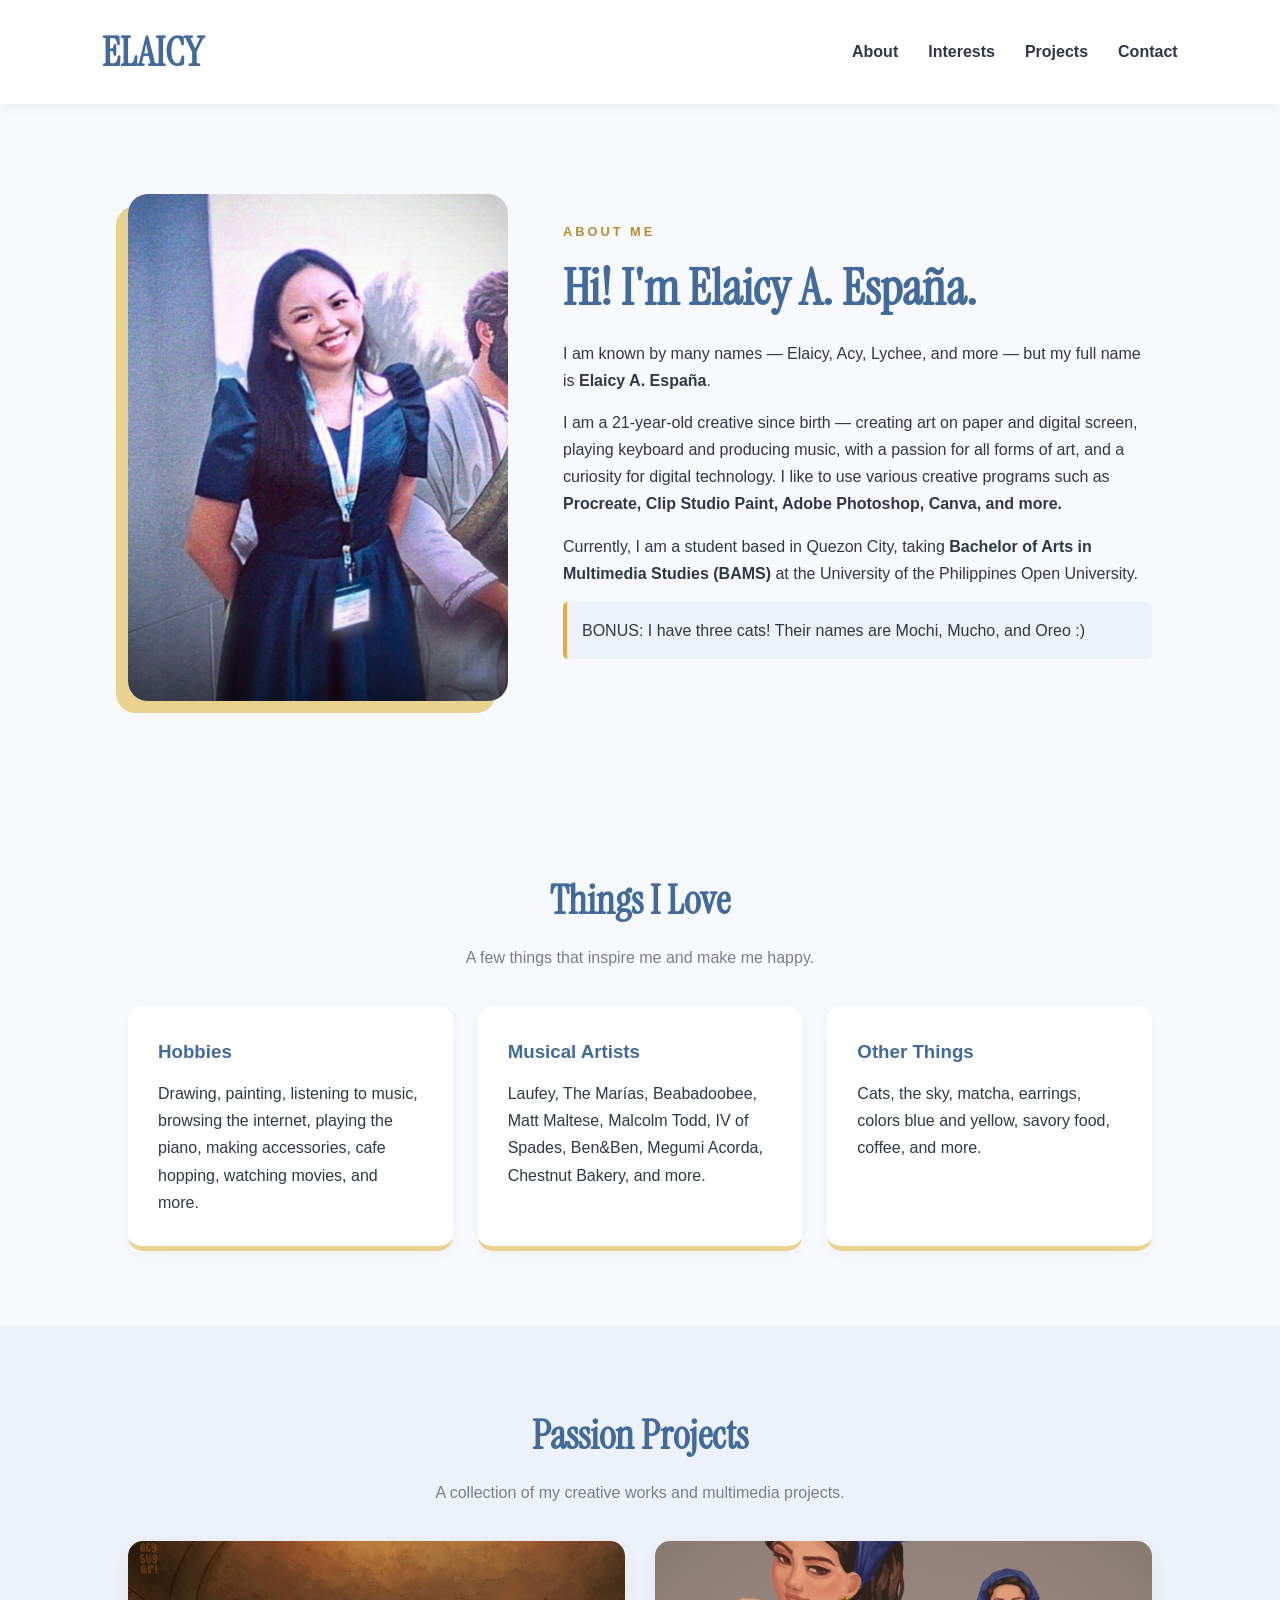
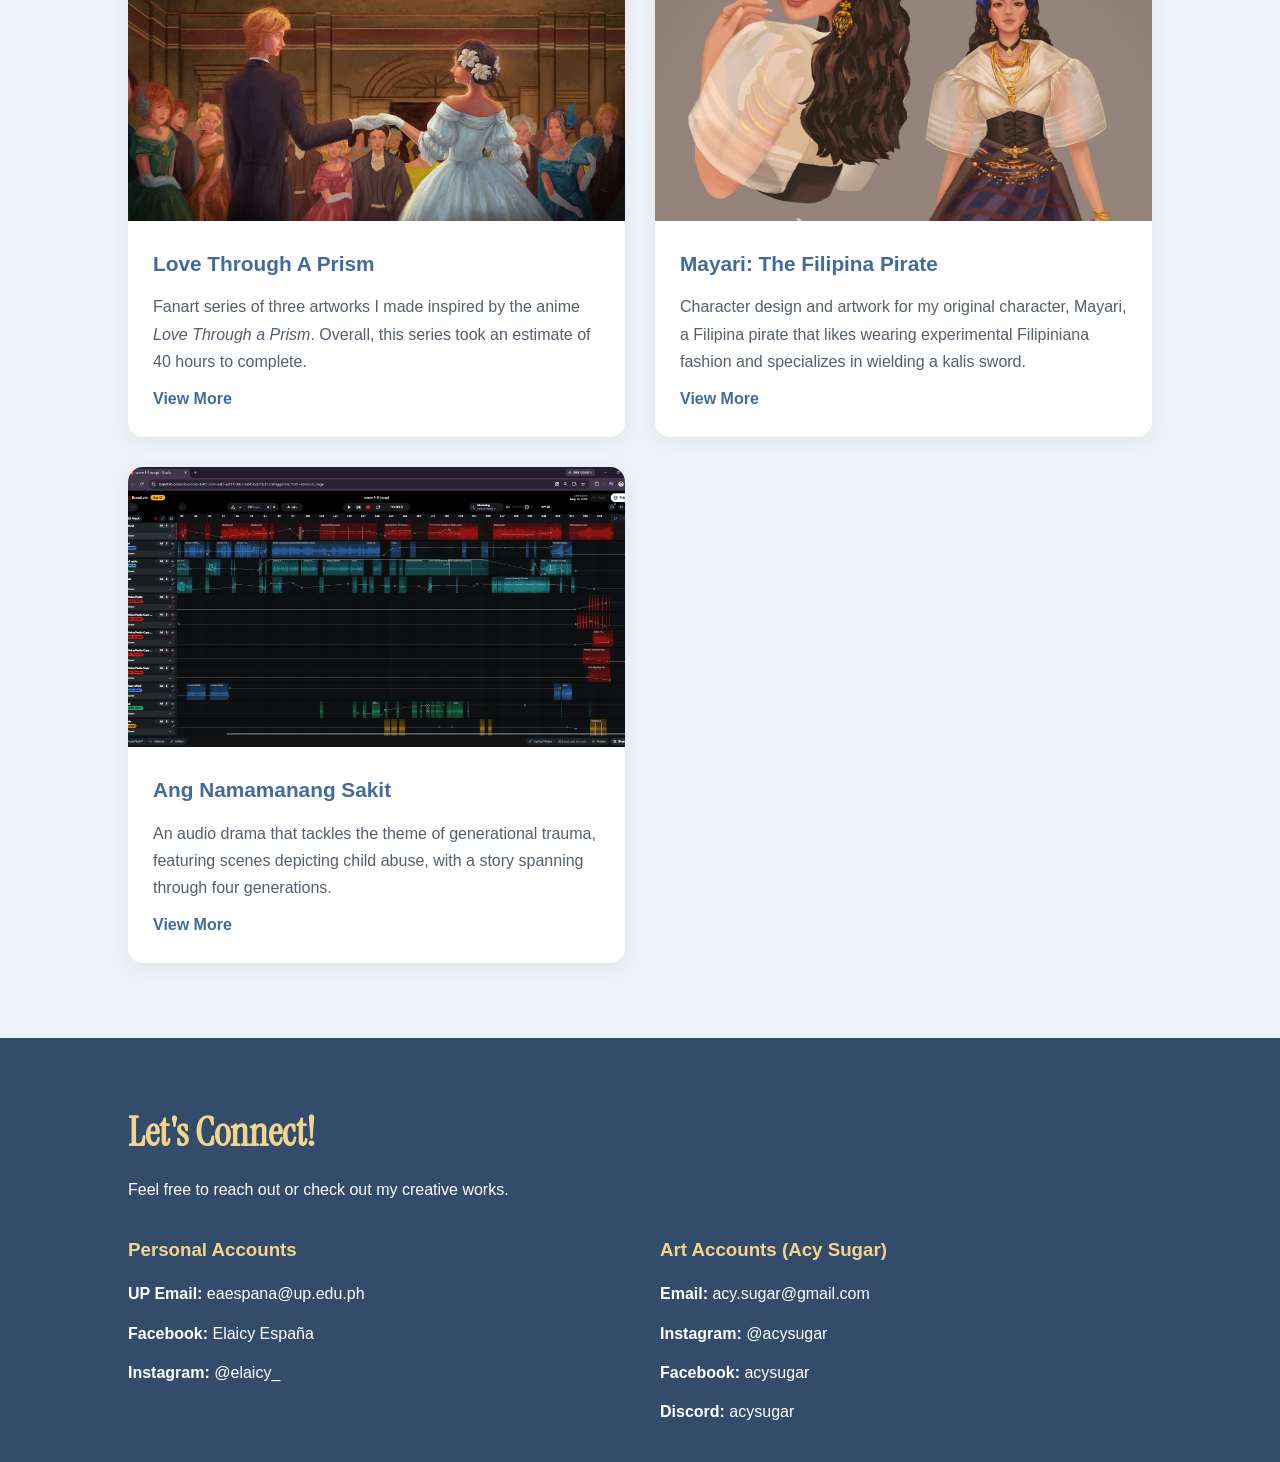
<file: index.html>
<!DOCTYPE html>
<html lang="en">
<head>
    <meta charset="UTF-8">
    <meta name="viewport" content="width=device-width, initial-scale=1.0">
    <meta name="description" content="Elaicy A. España's personal and creative portfolio featuring digital art, multimedia projects, and creative interests.">

    <title>Elaicy's Profile | Creative Portfolio</title>
    
    <link rel="icon" type="image/x-icon" href="images/E-favicon.png">
    <link rel="stylesheet" href="mystyles.css">
    <link rel="preconnect" href="https://fonts.googleapis.com">
    <link rel="preconnect" href="https://fonts.gstatic.com" crossorigin>
    <link href="https://fonts.googleapis.com/css2?family=Instrument+Serif:ital@0;1&display=swap" rel="stylesheet">
</head>
    
<body>
    <header class="site-header">
        <nav class="navbar" aria-label="Main navigation">
            <h2 class="logo"><a href="index.html">ELAICY</a></h2>
            <ul class="nav-links">
                <li><a href="#about">About</a></li>
                <li><a href="#interests">Interests</a></li>
                <li><a href="#projects">Projects</a></li>
                <li><a href="#contact">Contact</a></li>
            </ul>
        </nav>
    </header>

    <main>
        <section class="about-section" id="about">
            <div class="profile-pic">
                <img
                    src="images/profile picture.png"
                    alt="Elaicy A. España Profile Picture"
                >
            </div>

            <div class="about-content">
                <p class="subtitle">ABOUT ME</p>
                <h1 class="header-special" style="font-size: 3.125rem;">Hi! I'm Elaicy A. España.</h1>
                <p>
                    I am known by many names — Elaicy, Acy, Lychee, and more — but my full name is <strong>Elaicy A. España</strong>.
                </p>
                <p>
                    I am a 21-year-old creative since birth — creating
                    art on paper and digital screen, playing keyboard
                    and producing music, with a passion for all forms
                    of art, and a curiosity for digital technology.
                    I like to use various creative programs such as
                    <strong>Procreate, Clip Studio Paint,
                    Adobe Photoshop, Canva, and more.</strong>
                </p>
                <p>
                    Currently, I am a student based in Quezon City,
                    taking <strong>Bachelor of Arts in Multimedia
                    Studies (BAMS)</strong> at the University of the
                    Philippines Open University.
                </p>
                <p class="bonus">
                    BONUS: I have three cats! Their names are
                    Mochi, Mucho, and Oreo :)
                </p>
            </div>
        </section>
        
        <section class="interests-section" id="interests">
            <h2 class="header-special" style="font-size: 2.5rem;">Things I Love</h2>
            <p class="section-intro">
                A few things that inspire me and make me happy.
            </p>
            <div class="interests-grid">
                <article class="interest-card">
                    <h3>Hobbies</h3>
                    <p>
                        Drawing, painting, listening to music, browsing the internet, playing the piano, making accessories, cafe hopping, watching movies, and more.
                    </p>
                </article>
                <article class="interest-card">
                    <h3>Musical Artists</h3>
                    <p>
                        Laufey, The Marías, Beabadoobee, Matt Maltese, Malcolm Todd, IV of Spades, Ben&Ben, Megumi Acorda, Chestnut Bakery, and more.
                    </p>
                </article>
                <article class="interest-card">
                    <h3>Other Things</h3>
                    <p>
                        Cats, the sky, matcha, earrings, colors blue and yellow, savory food, coffee, and more.
                    </p>
                </article>
            </div>
        </section>

        <section class="projects-section" id="projects">
            <h2 class="header-special" style="font-size: 2.5rem;">Passion Projects</h2>
            <p class="section-intro">
                A collection of my creative works and multimedia projects.
            </p>
            <div class="projects-grid">
                <article class="project-card">
                    <a href="love-through-a-prism.html">
                    <img src="images/love through a prism 3.png" alt="Love Through A Prism digital artwork" loading="lazy">
                    <div class="project-content">
                        <h3>Love Through A Prism</h3>
                        <p>
                            Fanart series of three artworks I made inspired
                            by the anime <i>Love Through a Prism</i>. Overall,
                            this series took an estimate of 40 hours to 
                            complete.
                        </p>
                        <div class="project-content-link"><p><b>View More</b></p></div>
                    </div>
                    </a>
                </article>

                <article class="project-card">
                    <a href="mayari.html">
                    <img src="images/mayari.png" alt="Mayari, the Filipina pirate character design" loading="lazy"
                        style="object-fit: cover; object-position: 80% 20%;">
                    <div class="project-content">
                        <h3>Mayari: The Filipina Pirate</h3>
                        <p>
                            Character design and artwork for my original
                            character, Mayari, a Filipina pirate that likes
                            wearing experimental Filipiniana fashion and
                            specializes in wielding a kalis sword.
                        </p>
                        <div class="project-content-link"><p><b>View More</b></p></div>
                    </div>
                    </a>
                </article>
                
                <article class="project-card">
                    <a href="ang-namamanang-sakit.html">
                    <img src="images/ang namamanang sakit.png" alt="Ang Namamanang Sakit audio drama project" loading="lazy">
                    <div class="project-content">
                        <h3>Ang Namamanang Sakit</h3>
                        <p>
                            An audio drama that tackles the theme of
                            generational trauma, featuring scenes 
                            depicting child abuse, with a story 
                            spanning through four generations.
                        </p>
                        <div class="project-content-link"><p><b>View More</b></p></div>
                    </div>
                    </a>
                </article>
            </div>
        </section>
    </main>

    <footer class="site-footer" id="contact">
        <h2 class="header-special">Let's Connect!</h2>
        <p>Feel free to reach out or check out my creative works.</p>
        <div class="contact-grid">
            <div>
                <h3>Personal Accounts</h3>
                <ul>
                    <li>
                        <strong>UP Email:</strong>
                        <a href="mailto:eaespana@up.edu.ph">
                            eaespana@up.edu.ph
                        </a>
                    </li>
                    <li>
                        <strong>Facebook:</strong>
                        <a href="https://www.facebook.com/acyespana"
                           target="_blank"
                           rel="noopener noreferrer">
                            Elaicy España
                        </a>
                    </li>
                    <li>
                        <strong>Instagram:</strong>
                        <a href="https://www.instagram.com/elaicy_/"
                           target="_blank"
                           rel="noopener noreferrer">
                            @elaicy_
                        </a>
                    </li>
                </ul>
            </div>
            <div>
                <h3>Art Accounts (Acy Sugar)</h3>
                <ul>
                    <li>
                        <strong>Email:</strong>
                        <a href="mailto:acy.sugar@gmail.com">
                            acy.sugar@gmail.com
                        </a>
                    </li>
                    <li>
                        <strong>Instagram:</strong>
                        <a href="https://www.instagram.com/acysugar/"
                           target="_blank"
                           rel="noopener noreferrer">
                            @acysugar
                        </a>
                    </li>
                    <li>
                        <strong>Facebook:</strong>
                        <a href="https://www.facebook.com/profile.php?id=100063966826415"
                           target="_blank"
                           rel="noopener noreferrer">
                            acysugar
                        </a>
                    </li>
                    <li>
                        <strong>Discord:</strong>
                        <a href="https://discord.com/users/780408854332178442"
                           target="_blank"
                           rel="noopener noreferrer">
                            acysugar
                        </a>
                    </li>
                </ul>
            </div>
        </div>
    </footer>
</body>
</html>
</file>
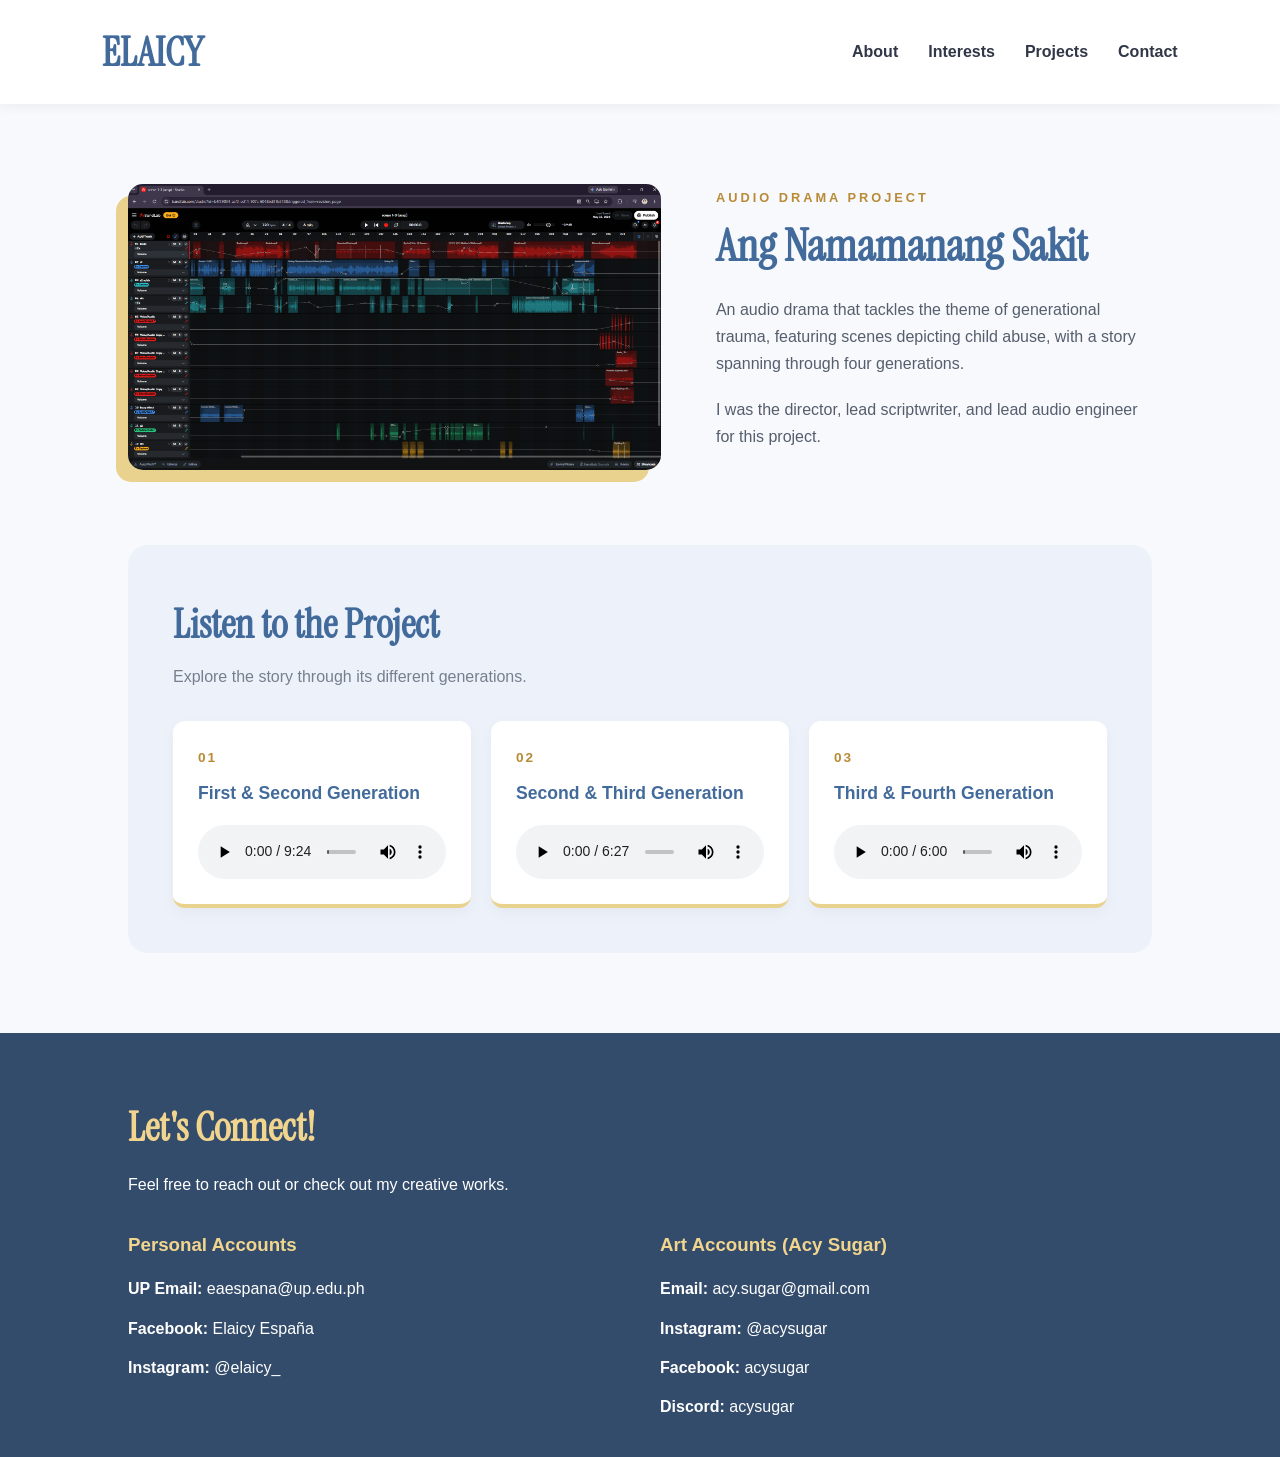
<file: ang-namamanang-sakit.html>
<!DOCTYPE html>
<html lang="en">
<head>
    <meta charset="UTF-8">
    <meta name="viewport" content="width=device-width, initial-scale=1.0">
    <meta name="description" content="Elaicy A. España's personal and creative portfolio featuring digital art, multimedia projects, and creative interests.">

    <title>Elaicy's Profile | Ang Namamanang Sakit</title>

    <link rel="icon" type="image/x-icon" href="images/E-favicon.png">
    <link rel="stylesheet" href="mystyles.css">
    <link rel="preconnect" href="https://fonts.googleapis.com">
    <link rel="preconnect" href="https://fonts.gstatic.com" crossorigin>
    <link href="https://fonts.googleapis.com/css2?family=Instrument+Serif:ital@0;1&display=swap" rel="stylesheet">
</head>

<body>
    <header class="site-header">
        <nav class="navbar" aria-label="Main navigation">
            <h2 class="logo"><a href="index.html">ELAICY</a></h2>
            <ul class="nav-links">
                <li><a href="index.html#about">About</a></li>
                <li><a href="index.html#interests">Interests</a></li>
                <li><a href="index.html#projects">Projects</a></li>
                <li><a href="#contact">Contact</a></li>
            </ul>
        </nav>
    </header>
    
    <main class="project-page ans-project-page">
        <section class="ans-project-hero">
            <div class="ans-project-image">
                <img src="images/ang namamanang sakit.png"
                     alt="Ang Namamanang Sakit audio drama project">
            </div>

            <div class="ans-project-desc">
                <p class="subtitle">AUDIO DRAMA PROJECT</p>
                <h1 class="header-special">Ang Namamanang Sakit</h1>
                <p>
                    An audio drama that tackles the theme of generational
                    trauma, featuring scenes depicting child abuse, with a
                    story spanning through four generations.
                </p>
                <p>
                    I was the director, lead scriptwriter, and lead audio
                    engineer for this project.
                </p>
            </div>
        </section>
    
        <section class="ans-audio-section">
            <h2 class="header-special">Listen to the Project</h2>
            <p class="ans-audio-intro">
                Explore the story through its different generations.
            </p>
            <div class="ans-audio-grid">
                <div class="ans-audio-card">
                    <span class="ans-audio-number">01</span>
                    <h3>First &amp; Second Generation</h3>
                    <audio controls preload="metadata">
                        <source src="audio/ans-part123.mp3" type="audio/mpeg">
                        Your browser does not support audio playback.
                    </audio>
                </div>
                <div class="ans-audio-card">
                    <span class="ans-audio-number">02</span>
                    <h3>Second &amp; Third Generation</h3>
                    <audio controls preload="metadata">
                        <source src="audio/ans-part45.mp3" type="audio/mpeg">
                        Your browser does not support audio playback.
                    </audio>
                </div>
                <div class="ans-audio-card">
                    <span class="ans-audio-number">03</span>
                    <h3>Third &amp; Fourth Generation</h3>
                    <audio controls preload="metadata">
                        <source src="audio/ans-part6.mp3" type="audio/mpeg">
                        Your browser does not support audio playback.
                    </audio>
                </div>
            </div>
        </section>
    </main>

     <footer class="site-footer" id="contact">
        <h2 class="header-special">Let's Connect!</h2>
        <p>Feel free to reach out or check out my creative works.</p>
        <div class="contact-grid">
            <div>
                <h3>Personal Accounts</h3>
                <ul>
                    <li>
                        <strong>UP Email:</strong>
                        <a href="mailto:eaespana@up.edu.ph">
                            eaespana@up.edu.ph
                        </a>
                    </li>
                    <li>
                        <strong>Facebook:</strong>
                        <a href="https://www.facebook.com/acyespana"
                           target="_blank"
                           rel="noopener noreferrer">
                            Elaicy España
                        </a>
                    </li>
                    <li>
                        <strong>Instagram:</strong>
                        <a href="https://www.instagram.com/elaicy_/"
                           target="_blank"
                           rel="noopener noreferrer">
                            @elaicy_
                        </a>
                    </li>
                </ul>
            </div>
            <div>
                <h3>Art Accounts (Acy Sugar)</h3>
                <ul>
                    <li>
                        <strong>Email:</strong>
                        <a href="mailto:acy.sugar@gmail.com">
                            acy.sugar@gmail.com
                        </a>
                    </li>
                    <li>
                        <strong>Instagram:</strong>
                        <a href="https://www.instagram.com/acysugar/"
                           target="_blank"
                           rel="noopener noreferrer">
                            @acysugar
                        </a>
                    </li>
                    <li>
                        <strong>Facebook:</strong>
                        <a href="https://www.facebook.com/profile.php?id=100063966826415"
                           target="_blank"
                           rel="noopener noreferrer">
                            acysugar
                        </a>
                    </li>
                    <li>
                        <strong>Discord:</strong>
                        <a href="https://discord.com/users/780408854332178442"
                           target="_blank"
                           rel="noopener noreferrer">
                            acysugar
                        </a>
                    </li>
                </ul>
            </div>
        </div>
    </footer>
</body>
</html>
</file>
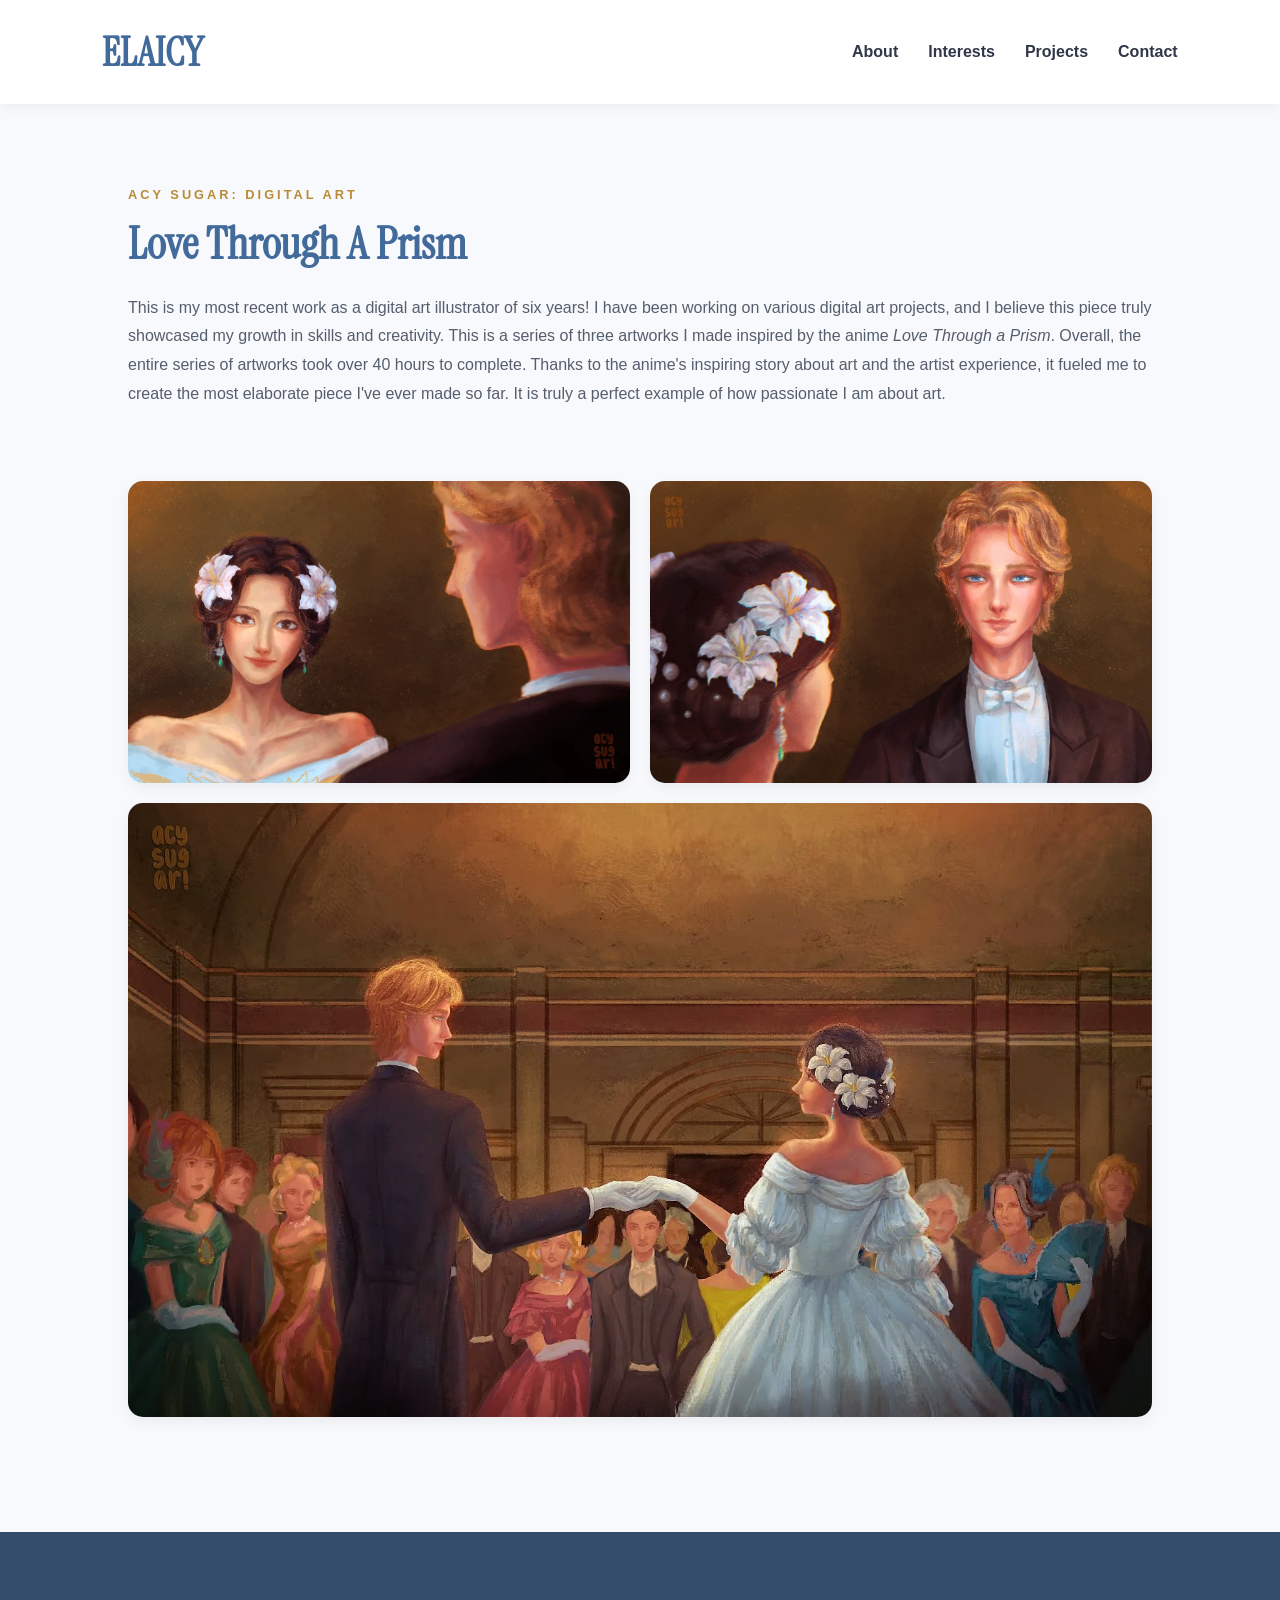
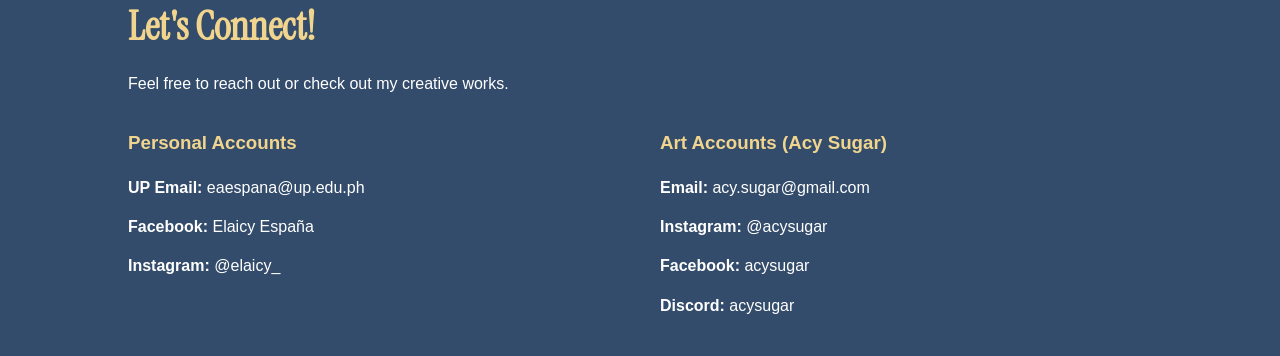
<file: love-through-a-prism.html>
<!DOCTYPE html>
<html lang="en">
<head>
    <meta charset="UTF-8">
    <meta name="viewport" content="width=device-width, initial-scale=1.0">
    <meta name="description" content="Elaicy A. España's personal and creative portfolio featuring digital art, multimedia projects, and creative interests.">

    <title>Elaicy's Profile | Love Through A Prism</title>
    
    <link rel="icon" type="image/x-icon" href="images/E-favicon.png">
    <link rel="stylesheet" href="mystyles.css">
    <link rel="preconnect" href="https://fonts.googleapis.com">
    <link rel="preconnect" href="https://fonts.gstatic.com" crossorigin>
    <link href="https://fonts.googleapis.com/css2?family=Instrument+Serif:ital@0;1&display=swap" rel="stylesheet">
</head>

<body>
    <header class="site-header">
        <nav class="navbar" aria-label="Main navigation">
            <h2 class="logo"><a href="index.html">ELAICY</a></h2>
            <ul class="nav-links">
                <li><a href="index.html#about">About</a></li>
                <li><a href="index.html#interests">Interests</a></li>
                <li><a href="index.html#projects">Projects</a></li>
                <li><a href="#contact">Contact</a></li>
            </ul>
        </nav>
    </header>

    <main class="project-page">
        <div class="project-page-desc">
            <p class="subtitle">ACY SUGAR: DIGITAL ART</p>
            <h1 class="header-special">Love Through A Prism</h1>
            <p>
                This is my most recent work as a digital art
                illustrator of six years! I have been working
                on various digital art projects, and I believe
                this piece truly showcased my growth in skills
                and creativity.
                This is a series of three artworks I made inspired
                by the anime <i>Love Through a Prism</i>.
                Overall, the entire series of artworks took
                over 40 hours to complete. Thanks to the anime's
                inspiring story about art and the artist
                experience, it fueled me to create the most
                elaborate piece I've ever made so far.
                It is truly a perfect example of how passionate
                I am about art.
            </p>
            <br>
            <br>
        </div>
        <div class="project-gallery-three">
            <img src="images/love through a prism 1.png" alt="Love Through A Prism - Lili" loading="lazy">
            <img src="images/love through a prism 2.png" alt="Love Through A Prism - Kit" loading="lazy">
            <img src="images/love through a prism 3.png" alt="Love Through A Prism - Wide" loading="lazy">
        </div>
    </main>

    <footer class="site-footer" id="contact">
      <h2 class="header-special">Let's Connect!</h2>
      <p>Feel free to reach out or check out my creative works.</p>
      <div class="contact-grid">
          <div>
              <h3>Personal Accounts</h3>
              <ul>
                  <li>
                        <strong>UP Email:</strong>
                        <a href="mailto:eaespana@up.edu.ph">
                            eaespana@up.edu.ph
                        </a>
                    </li>
                    <li>
                        <strong>Facebook:</strong>
                        <a href="https://www.facebook.com/acyespana"
                           target="_blank"
                           rel="noopener noreferrer">
                            Elaicy España
                        </a>
                    </li>
                    <li>
                        <strong>Instagram:</strong>
                        <a href="https://www.instagram.com/elaicy_/"
                           target="_blank"
                           rel="noopener noreferrer">
                            @elaicy_
                        </a>
                    </li>
                </ul>
            </div>
            <div>
                <h3>Art Accounts (Acy Sugar)</h3>
                <ul>
                    <li>
                        <strong>Email:</strong>
                        <a href="mailto:acy.sugar@gmail.com">
                            acy.sugar@gmail.com
                        </a>
                    </li>
                    <li>
                        <strong>Instagram:</strong>
                        <a href="https://www.instagram.com/acysugar/"
                           target="_blank"
                           rel="noopener noreferrer">
                            @acysugar
                        </a>
                    </li>
                    <li>
                        <strong>Facebook:</strong>
                        <a href="https://www.facebook.com/profile.php?id=100063966826415"
                           target="_blank"
                           rel="noopener noreferrer">
                            acysugar
                        </a>
                    </li>
                    <li>
                        <strong>Discord:</strong>
                        <a href="https://discord.com/users/780408854332178442"
                           target="_blank"
                           rel="noopener noreferrer">
                            acysugar
                        </a>
                    </li>
                </ul>
            </div>
        </div>
    </footer>
</body>
</html>
</file>
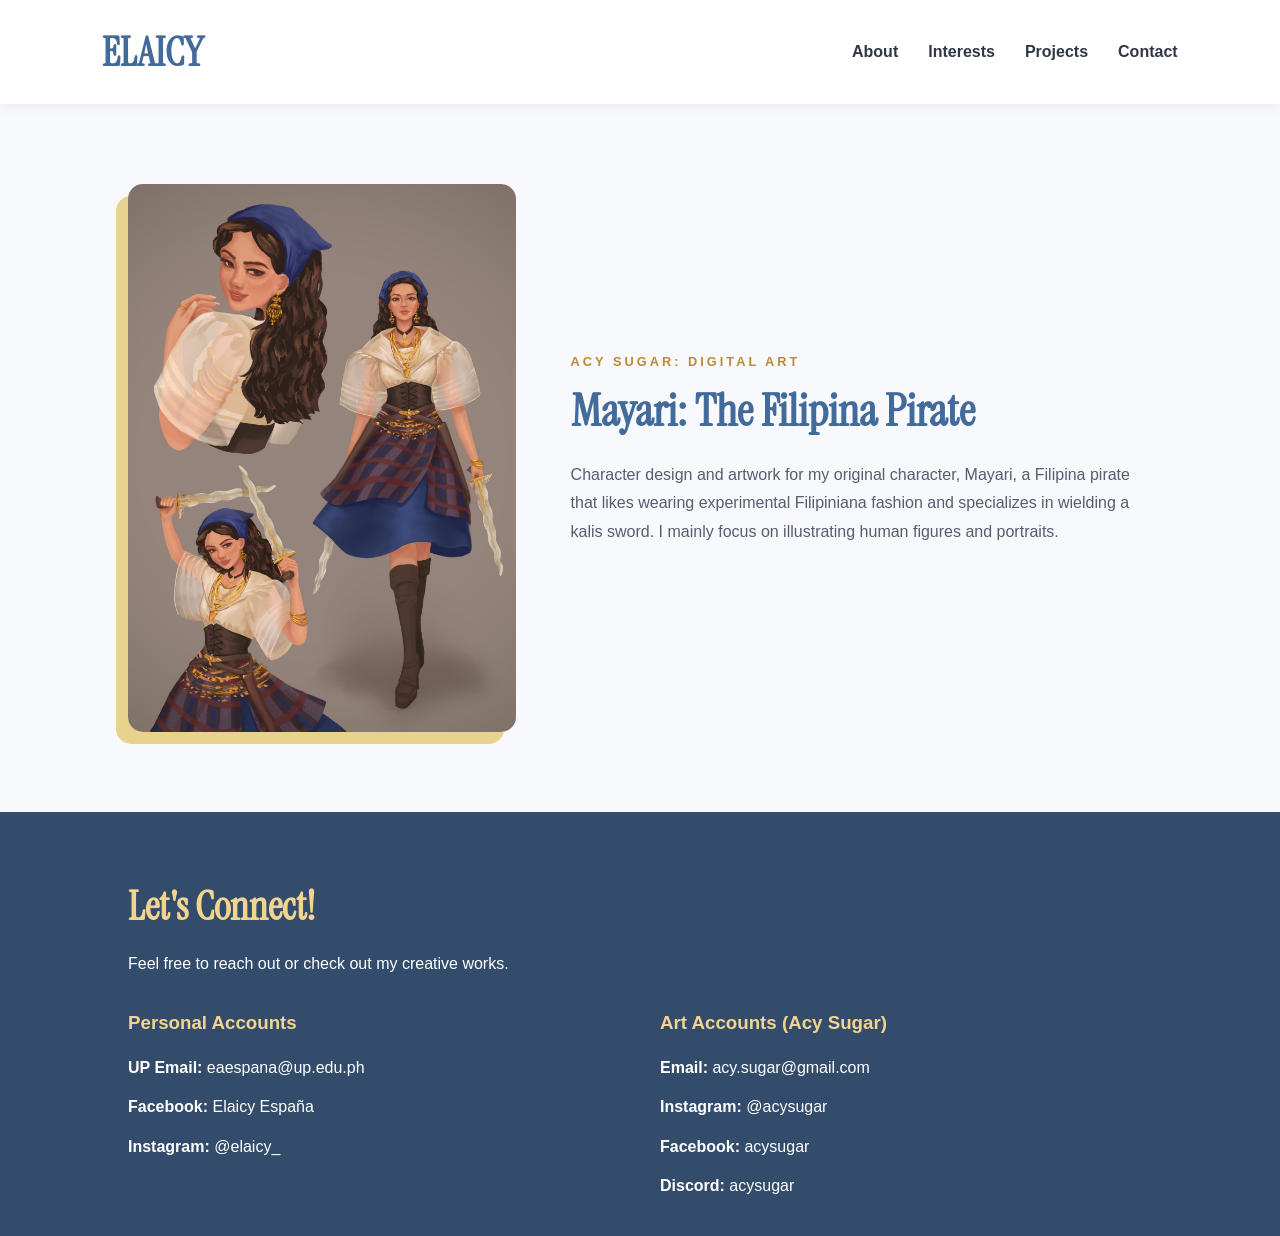
<file: mayari.html>
<!DOCTYPE html>
<html lang="en">
<head>
    <meta charset="UTF-8">
    <meta name="viewport" content="width=device-width, initial-scale=1.0">
    <meta name="description" content="Elaicy A. España's personal and creative portfolio featuring digital art, multimedia projects, and creative interests.">

    <title>Elaicy's Profile | Mayari: The Filipina Pirate</title>

    <link rel="icon" type="image/x-icon" href="images/E-favicon.png">
    <link rel="stylesheet" href="mystyles.css">
    <link rel="preconnect" href="https://fonts.googleapis.com">
    <link rel="preconnect" href="https://fonts.gstatic.com" crossorigin>
    <link href="https://fonts.googleapis.com/css2?family=Instrument+Serif:ital@0;1&display=swap" rel="stylesheet">
</head>

<body>

    <header class="site-header">
        <nav class="navbar" aria-label="Main navigation">
            <h2 class="logo"><a href="index.html">ELAICY</a></h2>
            <ul class="nav-links">
                <li><a href="index.html#about">About</a></li>
                <li><a href="index.html#interests">Interests</a></li>
                <li><a href="index.html#projects">Projects</a></li>
                <li><a href="#contact">Contact</a></li>
            </ul>
        </nav>
    </header>

    <main class="project-page">
        <section class="project-hero-portrait">
            <div class="project-gallery-portrait">
                <img src="images/mayari.png" alt="Mayari, the Filipina pirate character design">
            </div>
            <div class="project-page-desc">
                <p class="subtitle">ACY SUGAR: DIGITAL ART</p>
                <h1 class="header-special">Mayari: The Filipina Pirate</h1>
                <p>
                  Character design and artwork for my original
                  character, Mayari, a Filipina pirate that likes
                  wearing experimental Filipiniana fashion and
                  specializes in wielding a kalis sword.

                  I mainly focus on illustrating human figures
                  and portraits.
                </p>
            </div>
        </section>
    </main>
      
     <footer class="site-footer" id="contact">
        <h2 class="header-special">Let's Connect!</h2>
        <p>Feel free to reach out or check out my creative works.</p>
        <div class="contact-grid">
            <div>
                <h3>Personal Accounts</h3>
                <ul>
                    <li>
                        <strong>UP Email:</strong>
                        <a href="mailto:eaespana@up.edu.ph">
                            eaespana@up.edu.ph
                        </a>
                    </li>
                    <li>
                        <strong>Facebook:</strong>
                        <a href="https://www.facebook.com/acyespana"
                           target="_blank"
                           rel="noopener noreferrer">
                            Elaicy España
                        </a>
                    </li>
                    <li>
                        <strong>Instagram:</strong>
                        <a href="https://www.instagram.com/elaicy_/"
                           target="_blank"
                           rel="noopener noreferrer">
                            @elaicy_
                        </a>
                    </li>
                </ul>
            </div>
            <div>
                <h3>Art Accounts (Acy Sugar)</h3>
                <ul>
                    <li>
                        <strong>Email:</strong>
                        <a href="mailto:acy.sugar@gmail.com">
                            acy.sugar@gmail.com
                        </a>
                    </li>
                    <li>
                        <strong>Instagram:</strong>
                        <a href="https://www.instagram.com/acysugar/"
                           target="_blank"
                           rel="noopener noreferrer">
                            @acysugar
                        </a>
                    </li>
                    <li>
                        <strong>Facebook:</strong>
                        <a href="https://www.facebook.com/profile.php?id=100063966826415"
                           target="_blank"
                           rel="noopener noreferrer">
                            acysugar
                        </a>
                    </li>
                    <li>
                        <strong>Discord:</strong>
                        <a href="https://discord.com/users/780408854332178442"
                           target="_blank"
                           rel="noopener noreferrer">
                            acysugar
                        </a>
                    </li>
                </ul>
            </div>
        </div>
    </footer>
</body>
</html>
</file>
<file: mystyles.css>
* {
    margin: 0;
    padding: 0;
    box-sizing: border-box;
}

html {
    scroll-behavior: smooth;
    scroll-padding-top: 90px;
}

body {
    font-family: Arial, Helvetica, sans-serif;
    background-color: #f8f9fc;
    color: #303747;
    line-height: 1.7;
}

.header-special {
    font-family: "Instrument Serif", serif;
}

.site-header {
    background-color: #ffffff;
    padding: 18px 8%;
    position: sticky;
    top: 0;
    z-index: 100;
    box-shadow: 0 2px 12px rgba(0, 0, 0, 0.06);
}

.navbar {
    display: flex;
    justify-content: space-between;
    align-items: center;
    gap: 20px;
}

.logo {
    color: #426b9b;
    font-family: "Instrument Serif", serif;
    font-size: 2.5rem;
}

.logo a {
    color: #426b9b;
    text-decoration: none;
}

.nav-links {
    display: flex;
    list-style: none;
    gap: 30px;
}

.nav-links a {
    text-decoration: none;
    color: #303747;
    font-weight: bold;
    transition: color 0.3s ease;
}

.nav-links a:hover {
    color: #e2ad42;
}

.about-section {
    display: flex;
    align-items: center;
    justify-content: center;
    gap: 55px;
    padding: 90px 10%;
    max-width: 1400px;
    margin: auto;
}

.profile-pic {
    flex: 1;
    max-width: 380px;
}

.profile-pic img {
    width: 100%;
    height: auto;
    display: block;
    border-radius: 20px;
    box-shadow: -12px 12px 0 #e9d28d;
}

.about-content {
    flex: 1.5;
}

.about-content h1 {
    color: #426b9b;
    line-height: 1.2;
    margin-bottom: 22px;
}

.about-content p {
    margin-bottom: 15px;
}

.subtitle {
    color: #b88b36;
    font-weight: bold;
    letter-spacing: 3px;
    font-size: 0.8rem;
    margin-bottom: 12px;
}

.bonus {
    background-color: #edf2fa;
    padding: 15px;
    border-left: 4px solid #e2ad42;
    border-radius: 5px;
}

.interests-section,
.projects-section {
    padding: 75px 10%;
    text-align: center;
}

.interests-section h2,
.projects-section h2 {
    color: #426b9b;
    margin-bottom: 10px;
}

.section-intro {
    color: #777f8e;
    margin-bottom: 35px;
}

.interests-grid {
    display: grid;
    grid-template-columns: repeat(3, 1fr);
    gap: 25px;
    text-align: left;
}

.interest-card {
    background-color: #ffffff;
    padding: 30px;
    border-radius: 15px;
    border-bottom: 5px solid #e9d28d;
    box-shadow: 0 5px 20px rgba(0, 0, 0, 0.04);
    transition: transform 0.3s ease;
}

.interest-card:hover {
    transform: translateY(-7px);
}

.interest-card h3 {
    color: #426b9b;
    margin-bottom: 12px;
}

.projects-section {
    background-color: #edf2fa;
}

.projects-grid {
    display: grid;
    grid-template-columns: repeat(2, 1fr);
    gap: 30px;
    text-align: left;
}

.project-card {
    background-color: #ffffff;
    border-radius: 15px;
    overflow: hidden;
    box-shadow: 0 5px 20px rgba(0, 0, 0, 0.05);
    transition: transform 0.3s ease,
                box-shadow 0.3s ease;
}

.project-card:hover {
    transform: translateY(-6px);
    box-shadow: 0 10px 25px rgba(0, 0, 0, 0.1);
}

.project-card a {
    display: block;
    text-decoration: none;
    color: inherit;
}

.project-card img {
    width: 100%;
    height: 280px;
    object-fit: cover;
    display: block;
}

.project-content {
    padding: 25px;
}

.project-content h3 {
    color: #426b9b;
    margin-bottom: 12px;
    font-size: 1.3rem;
}

.project-content p {
    color: #555e6d;
}

.project-content-link {
    margin-top: 10px;
}

.project-content .project-content-link p {
    color: #426b9b;
    cursor: pointer;
    transition: color 0.3s ease;
}

.project-card:hover .project-content .project-content-link p {
    color: #b88b36;
}

.site-footer {
    background-color: #344c6b;
    color: #ffffff;
    padding: 60px 10% 25px;
}

.site-footer h2 {
    color: #f1d58e;
    font-size: 2.5rem;
    margin-bottom: 10px;
}

.site-footer > p {
    margin-bottom: 30px;
}

.contact-grid {
    display: grid;
    grid-template-columns: repeat(2, 1fr);
    gap: 40px;
}

.contact-grid h3 {
    color: #f1d58e;
    margin-bottom: 15px;
}

.contact-grid ul {
    list-style: none;
}

.contact-grid li {
    margin-bottom: 12px;
}

.contact-grid a {
    color: #ffffff;
    text-decoration: none;
    transition: color 0.3s ease;
}

.contact-grid a:hover {
    color: #f1d58e;
    text-decoration: underline;
}

.copyright {
    text-align: center;
    font-size: 13px;
    margin-top: 50px;
    padding-top: 20px;
    border-top: 1px solid rgba(255, 255, 255, 0.2);
    color: #dce3ed;
}

.project-page {
    max-width: 1400px;
    margin: auto;
    padding: 80px 10%;
}

.project-page-desc {
    min-width: 0;
}

.project-page-desc .subtitle {
    color: #b88b36;
    font-weight: bold;
    letter-spacing: 3px;
    font-size: 0.8rem;
    margin-bottom: 12px;
}

.project-page-desc h1 {
    font-family: "Instrument Serif", serif;
    color: #426b9b;
    font-size: 2.8rem;
    line-height: 1.2;
    margin-bottom: 22px;
}

.project-page-desc p:not(.subtitle) {
    color: #555e6d;
    font-size: 1rem;
    line-height: 1.8;
    margin-bottom: 18px;
}

.project-gallery-three {
    display: grid;
    grid-template-columns: repeat(2, 1fr);
    gap: 20px;
    margin-bottom: 35px;
}

.project-gallery-three img {
    width: 100%;
    height: auto;
    display: block;
    border-radius: 15px;
    box-shadow: 0 5px 15px rgba(0, 0, 0, 0.06);
}

.project-gallery-three img:last-child {
    grid-column: 1 / -1;
}

.project-gallery-landscape {
    width: 100%;
    margin-bottom: 35px;
}

.project-gallery-landscape img {
    display: block;
    width: 100%;
    height: auto;
    border-radius: 15px;
    box-shadow: 0 5px 15px rgba(0, 0, 0, 0.06);
}

.project-hero-portrait {
    display: grid;
    grid-template-columns: 0.8fr 1.2fr;
    align-items: center;
    gap: 55px;
}

.project-gallery-portrait {
    width: 100%;
    max-width: 420px;
    margin: auto;
}

.project-gallery-portrait img {
    display: block;
    width: 100%;
    height: auto;
    border-radius: 15px;
    box-shadow: -12px 12px 0 #e9d28d;
}

.ans-project-page {
    max-width: 1400px;
    margin: auto;
    padding: 80px 10%;
}

.ans-project-hero {
    display: grid;
    grid-template-columns: 1.1fr 0.9fr;
    align-items: center;
    gap: 55px;
    margin-bottom: 75px;
}

.ans-project-image {
    width: 100%;
    min-width: 0;
}

.ans-project-image img {
    display: block;
    width: 100%;
    height: auto;
    border-radius: 15px;
    box-shadow: -12px 12px 0 #e9d28d;
}

.ans-project-desc {
    min-width: 0;
}

.ans-project-desc .subtitle {
    color: #b88b36;
    font-weight: bold;
    letter-spacing: 3px;
    font-size: 0.8rem;
    margin-bottom: 12px;
}

.ans-project-desc h1 {
    font-family: "Instrument Serif", serif;
    color: #426b9b;
    font-size: 2.8rem;
    line-height: 1.2;
    margin-bottom: 22px;
}

.ans-project-desc p:not(.subtitle) {
    color: #555e6d;
    margin-bottom: 18px;
}

.ans-audio-section {
    background-color: #edf2fa;
    padding: 45px;
    border-radius: 20px;
}

.ans-audio-section h2 {
    font-family: "Instrument Serif", serif;
    font-size: 2.5rem;
    color: #426b9b;
    margin-bottom: 5px;
}

.ans-audio-intro {
    color: #777f8e;
    margin-bottom: 30px;
}

.ans-audio-grid {
    display: grid;
    grid-template-columns: repeat(3, minmax(0, 1fr));
    gap: 20px;
}

.ans-audio-card {
    min-width: 0;
    background-color: #ffffff;
    padding: 25px;
    border-radius: 12px;
    border-bottom: 4px solid #e9d28d;
    box-shadow: 0 5px 15px rgba(0, 0, 0, 0.04);
    transition: transform 0.3s ease;
}

.ans-audio-card:hover {
    transform: translateY(-5px);
}

.ans-audio-number {
    display: block;
    color: #b88b36;
    font-weight: bold;
    font-size: 0.85rem;
    letter-spacing: 2px;
    margin-bottom: 12px;
}

.ans-audio-card h3 {
    color: #426b9b;
    font-size: 1.1rem;
    margin-bottom: 20px;
    line-height: 1.4;
}

.ans-audio-card audio {
    display: block;
    width: 100%;
    max-width: 100%;
}


@media screen and (max-width: 900px) {

    .project-hero-portrait {
        grid-template-columns: 1fr;
        gap: 35px;
    }

    .project-gallery-portrait {
        max-width: 350px;
    }

    .project-page-desc h1 {
        font-size: 2.5rem;
    }

    .ans-project-hero {
        grid-template-columns: 1fr;
        gap: 40px;
        margin-bottom: 55px;
    }

    .ans-project-image {
        max-width: 700px;
        margin: auto;
    }

    .ans-project-desc {
        max-width: 700px;
        margin: auto;
    }

    .ans-audio-grid {
        grid-template-columns: 1fr;
    }
}


@media screen and (max-width: 768px) {

    .site-header {
        padding: 15px 5%;
    }

    .navbar {
        flex-direction: column;
        gap: 12px;
    }

    .nav-links {
        gap: 20px;
    }

    .about-section {
        flex-direction: column;
        padding: 55px 7%;
        text-align: center;
    }

    .profile-pic {
        max-width: 300px;
    }

    .about-content h1 {
        font-size: 30px;
    }
    
    .interests-section,
    .projects-section {
        padding: 55px 7%;
    }

    .interests-grid,
    .projects-grid {
        grid-template-columns: 1fr;
    }

    .contact-grid {
        grid-template-columns: 1fr;
        gap: 25px;
    }

    .site-footer {
        padding: 45px 7% 20px;
    }


    .project-page,
    .ans-project-page {
        padding: 50px 7%;
    }

    .project-gallery-three {
        gap: 12px;
    }

    .project-page-desc h1 {
        font-size: 2.1rem;
    }

    .ans-project-desc h1 {
        font-size: 2.5rem;
    }

    .ans-audio-section {
        padding: 30px;
    }

    .ans-audio-section h2 {
        font-size: 2rem;
    }

    .ans-audio-card {
        padding: 22px;
    }
}

@media screen and (max-width: 400px) {

    .logo {
        font-size: 21px;
    }

    .nav-links {
        gap: 14px;
    }

    .nav-links a {
        font-size: 14px;
    }

    .project-page,
    .ans-project-page {
        padding: 35px 5%;
    }

    .project-card img {
        height: 220px;
    }

    .project-content-link {
        text-align: center;
    }

    .project-gallery-three {
        grid-template-columns: 1fr;
    }

    .project-gallery-three img:last-child {
        grid-column: auto;
    }

    .ans-project-desc h1 {
        font-size: 2.1rem;
    }

    .ans-audio-section {
        padding: 20px 15px;
    }
}

a:focus-visible {
    outline: 3px solid #e2ad42;
    outline-offset: 4px;
}

@media (prefers-reduced-motion: reduce) {

    html {
        scroll-behavior: auto;
    }

    *,
    *::before,
    *::after {
        transition-duration: 0.01ms !important;
        animation-duration: 0.01ms !important;
    }
}
</file>
